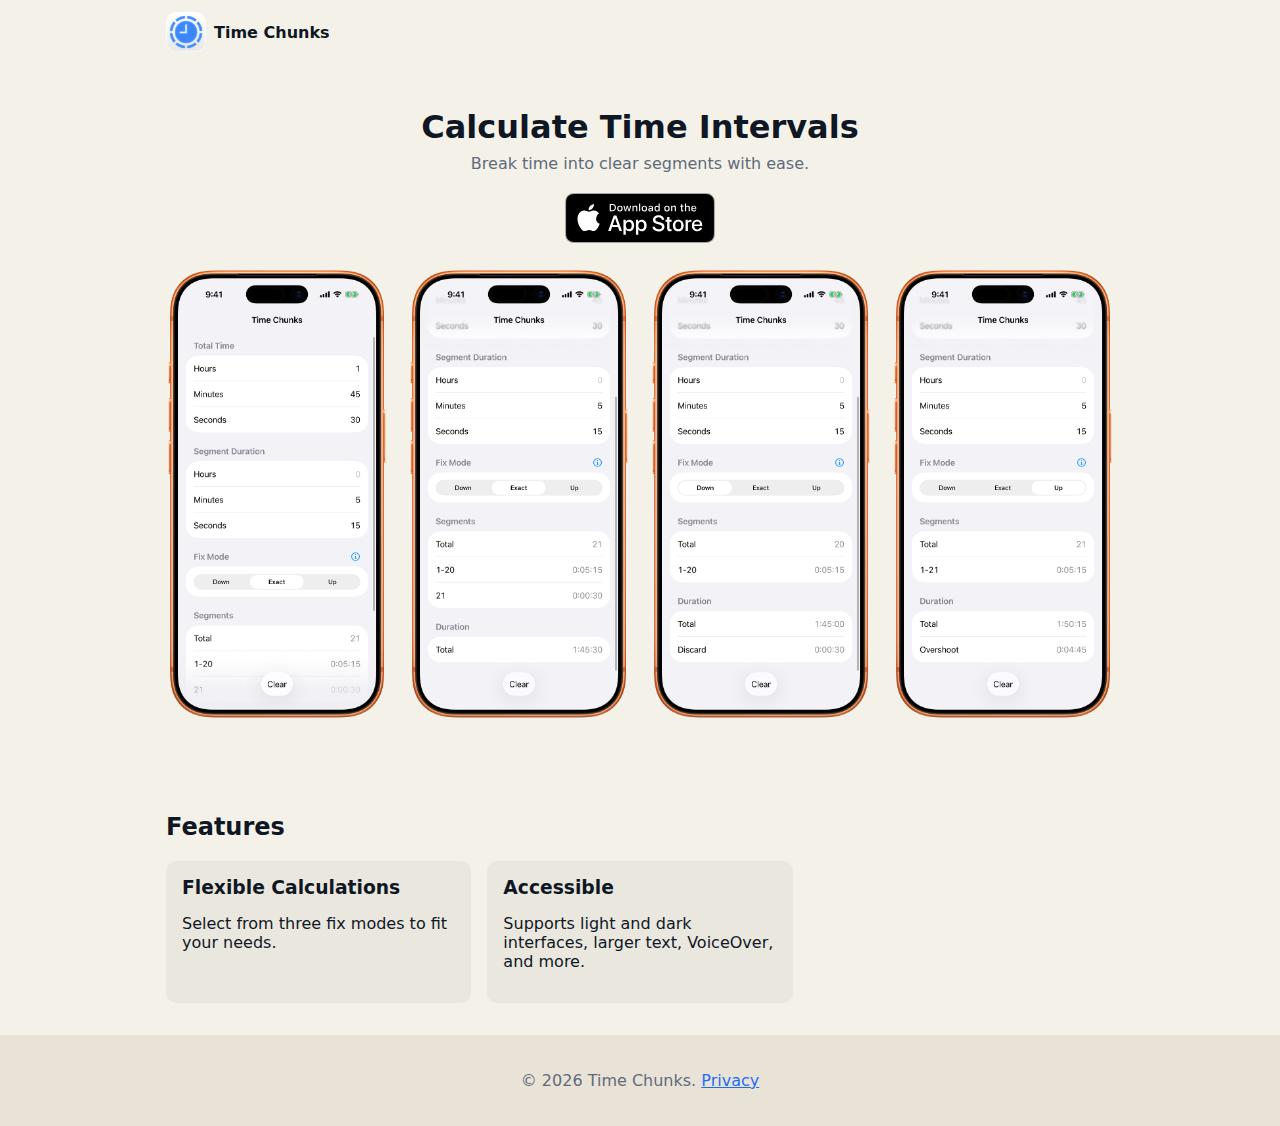
<file: index.html>
<!DOCTYPE html>
<html lang="en">
  <head>
    <meta charset="utf-8" />
    <meta name="viewport" content="width=device-width,initial-scale=1" />
    <meta
      name="description"
      content="Time Chunks — Break time into clear segments with ease"
    />
    <title>Time Chunks</title>
    <link rel="stylesheet" href="css/styles.css" />
    <!-- Favicons for light/dark modes -->
    <link
      rel="icon"
      href="assets/app-icon-light.png"
      media="(prefers-color-scheme: light)"
    />
    <link
      rel="icon"
      href="assets/app-icon-dark.png"
      media="(prefers-color-scheme: dark)"
    />
    <link rel="apple-touch-icon" href="assets/app-icon-light.png" />
    <meta name="theme-color" content="#0f1724" />
  </head>
  <body>
    <header class="site-header">
      <div class="container header-inner">
        <a class="brand" href="#">
          <img
            id="site-logo"
            src="assets/app-icon-light.png"
            alt="Time Chunks logo"
            class="logo"
          />
          <span class="brand-name">Time Chunks</span>
        </a>
      </div>
    </header>

    <main>
      <section class="hero">
        <div class="container">
          <h1 class="hero-title">Calculate Time Intervals</h1>
          <p class="hero-sub">
            Break time into clear segments with ease.
          </p>

          
          <div class="store-badges" aria-label="Download on the App Store">
            <a class="store-badge" href="https://apps.apple.com/us/app/time-chunks/id6752252872" aria-label="Download on the App Store">
              <picture>
                <source srcset="assets/AppStoreBadgeDark.svg" media="(prefers-color-scheme: dark)">
                <img src="assets/AppStoreBadgeLight.svg" class="badge" alt="Download on the App Store">
              </picture>
            </a>
          </div>
         

          <div class="screenshot-grid" aria-hidden="true">
            <div class="phone-mock">
              <picture>
                <source
                  srcset="assets/1-dark.png"
                  media="(prefers-color-scheme: dark)"
                />
                <img src="assets/1-light.png" alt="Time Chunks screenshot" />
              </picture>
            </div>
            <div class="phone-mock">
              <picture>
                <source
                  srcset="assets/2-dark.png"
                  media="(prefers-color-scheme: dark)"
                />
                <img src="assets/2-light.png" alt="Time Chunks screenshot" />
              </picture>
            </div>
            <div class="phone-mock">
              <picture>
                <source
                  srcset="assets/3-dark.png"
                  media="(prefers-color-scheme: dark)"
                />
                <img src="assets/3-light.png" alt="Time Chunks screenshot" />
              </picture>
            </div>
            <div class="phone-mock">
              <picture>
                <source
                  srcset="assets/4-dark.png"
                  media="(prefers-color-scheme: dark)"
                />
                <img src="assets/4-light.png" alt="Time Chunks screenshot" />
              </picture>
            </div>
          </div>
        </div>
      </section>

      <section id="features" class="features">
        <div class="container">
          <h2>Features</h2>
          <div class="feature-grid">
            <article class="feature">
              <h3>Flexible Calculations</h3>
              <p>
                Select from three fix modes to fit your needs.
              </p>
            </article>
            <article class="feature">
              <h3>Accessible</h3>
              <p>
                Supports light and dark interfaces, larger text, VoiceOver, and
                more.
              </p>
            </article>
          </div>
        </div>
      </section>
    </main>

    <footer class="site-footer" id="site-footer"></footer>

    <script src="js/footer.js"></script>
    <script>
      // Swap header logo based on system color scheme
      (function () {
        var logo = document.getElementById("site-logo");
        if (!logo) return;
        var darkSrc = "assets/app-icon-dark.png";
        var lightSrc = "assets/app-icon-light.png";
        var mq = window.matchMedia("(prefers-color-scheme: dark)");
        function update() {
          logo.src = mq.matches ? darkSrc : lightSrc;
        }
        mq.addEventListener
          ? mq.addEventListener("change", update)
          : mq.addListener(update);
        update();
      })();
    </script>
  </body>
</html>
</file>
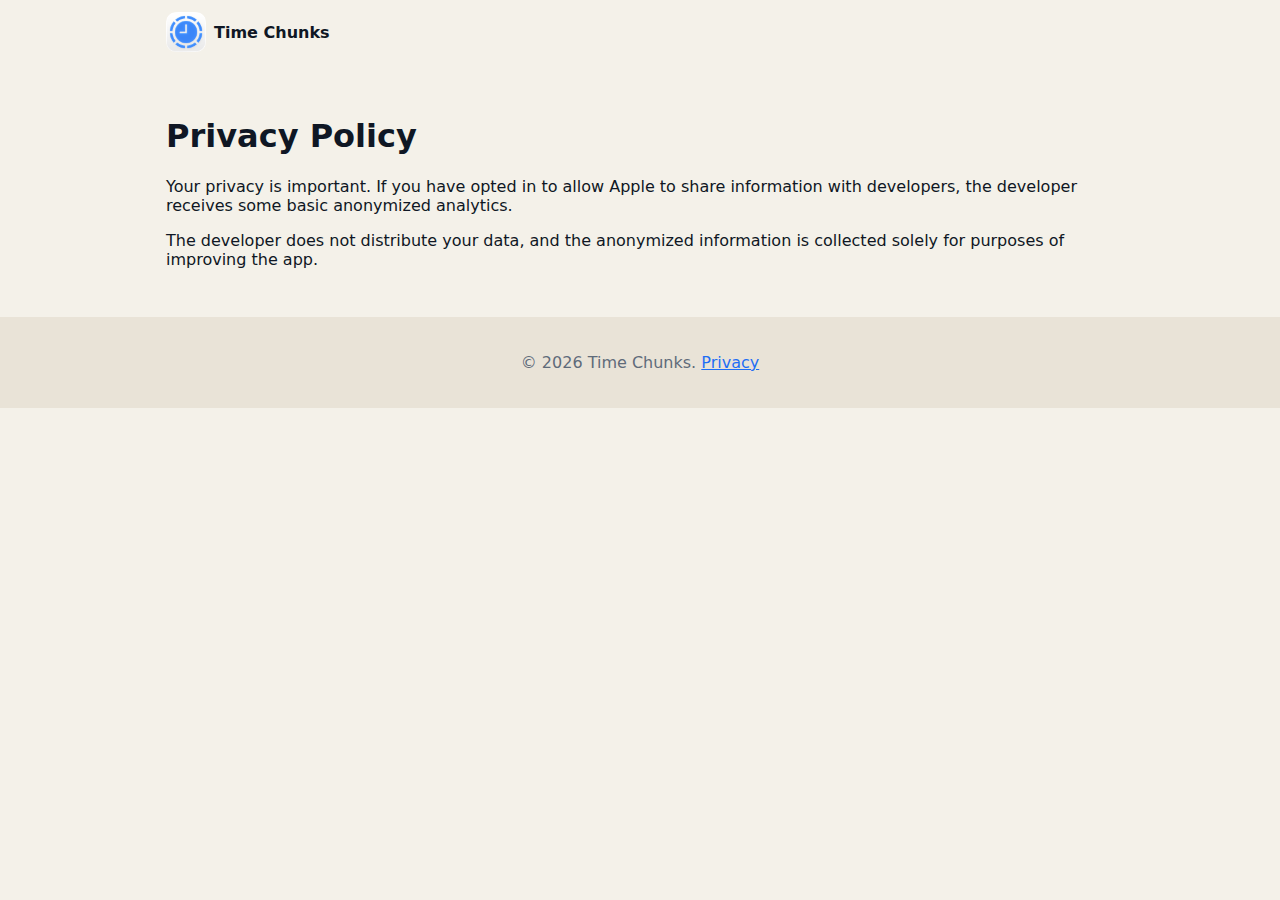
<file: privacy.html>
<!doctype html>
<html lang="en">

<head>
  <meta charset="utf-8" />
  <meta name="viewport" content="width=device-width,initial-scale=1" />
  <meta name="description" content="Privacy policy for Time Chunks." />
  <title>Privacy Policy — Time Chunks</title>
  <link rel="stylesheet" href="css/styles.css" />
  <link rel="icon" href="assets/app-icon-light.png" media="(prefers-color-scheme: light)">
  <link rel="icon" href="assets/app-icon-dark.png" media="(prefers-color-scheme: dark)">
  <meta name="theme-color" content="#0f1724">
</head>

<body>
  <header class="site-header">
    <div class="container header-inner">
      <a class="brand" href="index.html">
        <img id="site-logo" src="assets/app-icon-light.png" alt="Time Chunks logo" class="logo" />
        <span class="brand-name">Time Chunks</span>
      </a>
    </div>
  </header>

  <main class="container" style="padding:2rem 1rem;">
    <article>
      <h1>Privacy Policy</h1>

      <section>
        <p>Your privacy is important. If you have opted in to allow Apple to share information with developers, the
          developer receives some basic anonymized analytics.</p>
        <p>The developer does not distribute your data, and the anonymized information is collected solely for purposes
          of improving the app.</p>
      </section>
    </article>
  </main>

  <footer class="site-footer" id="site-footer"></footer>

  <script src="js/footer.js"></script>
  <script>
    // Swap header logo based on system color scheme
    (function () {
      var logo = document.getElementById('site-logo');
      if (!logo) return;
      var darkSrc = 'assets/app-icon-dark.png';
      var lightSrc = 'assets/app-icon-light.png';
      var mq = window.matchMedia('(prefers-color-scheme: dark)');
      function update() { logo.src = mq.matches ? darkSrc : lightSrc; }
      mq.addEventListener ? mq.addEventListener('change', update) : mq.addListener(update);
      update();
    })();
  </script>

</body>

</html>
</file>
<file: css/styles.css>
/* Mobile-first landing page styles */
:root{
  --bg:#f4f1e9;          /* light eggshell */
  --footer:#e9e3d7;      /* subtle contrast for footer */
  --card:rgba(0,0,0,0.04);
  --accent:#6ee7b7;
  --link: rgb(30, 110, 244);
  --muted:#5f6b7a;
  --text:#0f1724;
  --ghost-border:rgba(0,0,0,0.12);
  --device-top:#e3dfd4;
  --device-bottom:#d7d1c2;
}
@media (prefers-color-scheme: dark){
  :root{
    --bg:#141414;        /* dark charcoal */
    --footer:#000000;
    --card:rgba(255,255,255,0.04);
    --muted:#9aa4b2;
    --text:#ffffff;
    --ghost-border:rgba(255,255,255,0.12);
    --device-top:#072032;
    --device-bottom:#09283a;
    --link: rgb(0, 136, 255);
  }
}
*{box-sizing:border-box}
html,body{height:100%}
body{
  margin:0;
  font-family:system-ui,-apple-system,Segoe UI,Roboto,Helvetica,Arial,"Noto Sans",sans-serif;
  background:var(--bg);
  color:var(--text);
  -webkit-font-smoothing:antialiased;
}
.container{padding:0 1rem;max-width:980px;margin:0 auto}
.site-header{padding:0.75rem 0}
.header-inner{display:flex;align-items:center}
.brand{display:flex;align-items:center;gap:.5rem;text-decoration:none;color:inherit}
.logo{width:40px;height:40px}
.brand-name{font-weight:700}

.hero{padding:2.5rem 0;text-align:center}
.hero-title{font-size:1.5rem;margin:.25rem 0 0.5rem}
.hero-sub{color:var(--muted);margin:0 0 1.25rem}
.cta-row{display:flex;gap:.75rem;justify-content:center;flex-wrap:wrap;margin-bottom:1.5rem}
.btn{display:inline-block;padding:.65rem 1rem;border-radius:10px;text-decoration:none;font-weight:600}
.btn.primary{background:var(--accent);color:#042018}
.btn.ghost{background:transparent;border:1px solid var(--ghost-border);color:var(--text)}

.store-badges{display:flex;justify-content:center;margin-bottom:1.5rem}
.store-badge{display:inline-flex;align-items:center}
.store-badge img{height:50px;display:block}
.coming-soon{
  display:inline-flex;
  align-items:center;
  gap:.5rem;
  margin:0 auto 1.5rem;
  padding:.65rem 1rem;
  border-radius:12px;
  border:1px solid var(--ghost-border);
  background:var(--card);
  font-weight:700;
}
.coming-soon::before{
  content:"";
  width:10px;
  height:10px;
  border-radius:50%;
  background:var(--accent);
  box-shadow:0 0 0 5px rgba(110,231,183,0.2);
}

.screenshot-grid{display:grid;grid-template-columns:repeat(2,minmax(0,1fr));gap:1.25rem;justify-items:center;margin-top:1.25rem}
.phone-mock{
  width:100%;
  max-width:220px;
  /* keep grid items consistent size but remove any device styling */
  display:block;
}
/* display images in their natural aspect ratio and without rounded corners */
.phone-mock img{width:100%;height:auto;display:block;border-radius:0;object-fit:contain}

.features{padding:2rem 0}
.feature-grid{display:grid;grid-template-columns:1fr;gap:1rem;margin-top:1rem}
.feature{background:var(--card);padding:1rem;border-radius:10px}
.feature h3{margin:0 0 .5rem}
.site-footer{padding:1.25rem 0;color:var(--muted);text-align:center;background:var(--footer)}

.api-callout{font-size:0.9rem;color:var(--muted);margin:0 0 0.5rem}
.api-callout a{color:var(--link);text-decoration:underline}
.footer-link{color:var(--link);text-decoration:underline}

/* Global link styles */
a, a:visited{color:var(--link);text-decoration:underline}
a:hover,a:focus{opacity:0.95}

/* Larger screens */
@media(min-width:720px){
  .hero-title{font-size:2rem}
  .feature-grid{grid-template-columns:repeat(3,1fr)}
  .screenshot-grid{grid-template-columns:repeat(3,minmax(0,1fr))}
  .phone-mock{max-width:260px}
}

@media(min-width:520px){
  .screenshot-grid{grid-template-columns:repeat(2,minmax(0,1fr))}
}
@media(min-width:960px){
  .screenshot-grid{grid-template-columns:repeat(4,minmax(0,1fr))}
}

@supports not (display:grid){
  .screenshot-grid{display:flex;flex-wrap:wrap;gap:1.25rem;justify-content:center}
  .screenshot-grid .phone-mock{flex:1 1 160px;max-width:220px}
}
</file>
